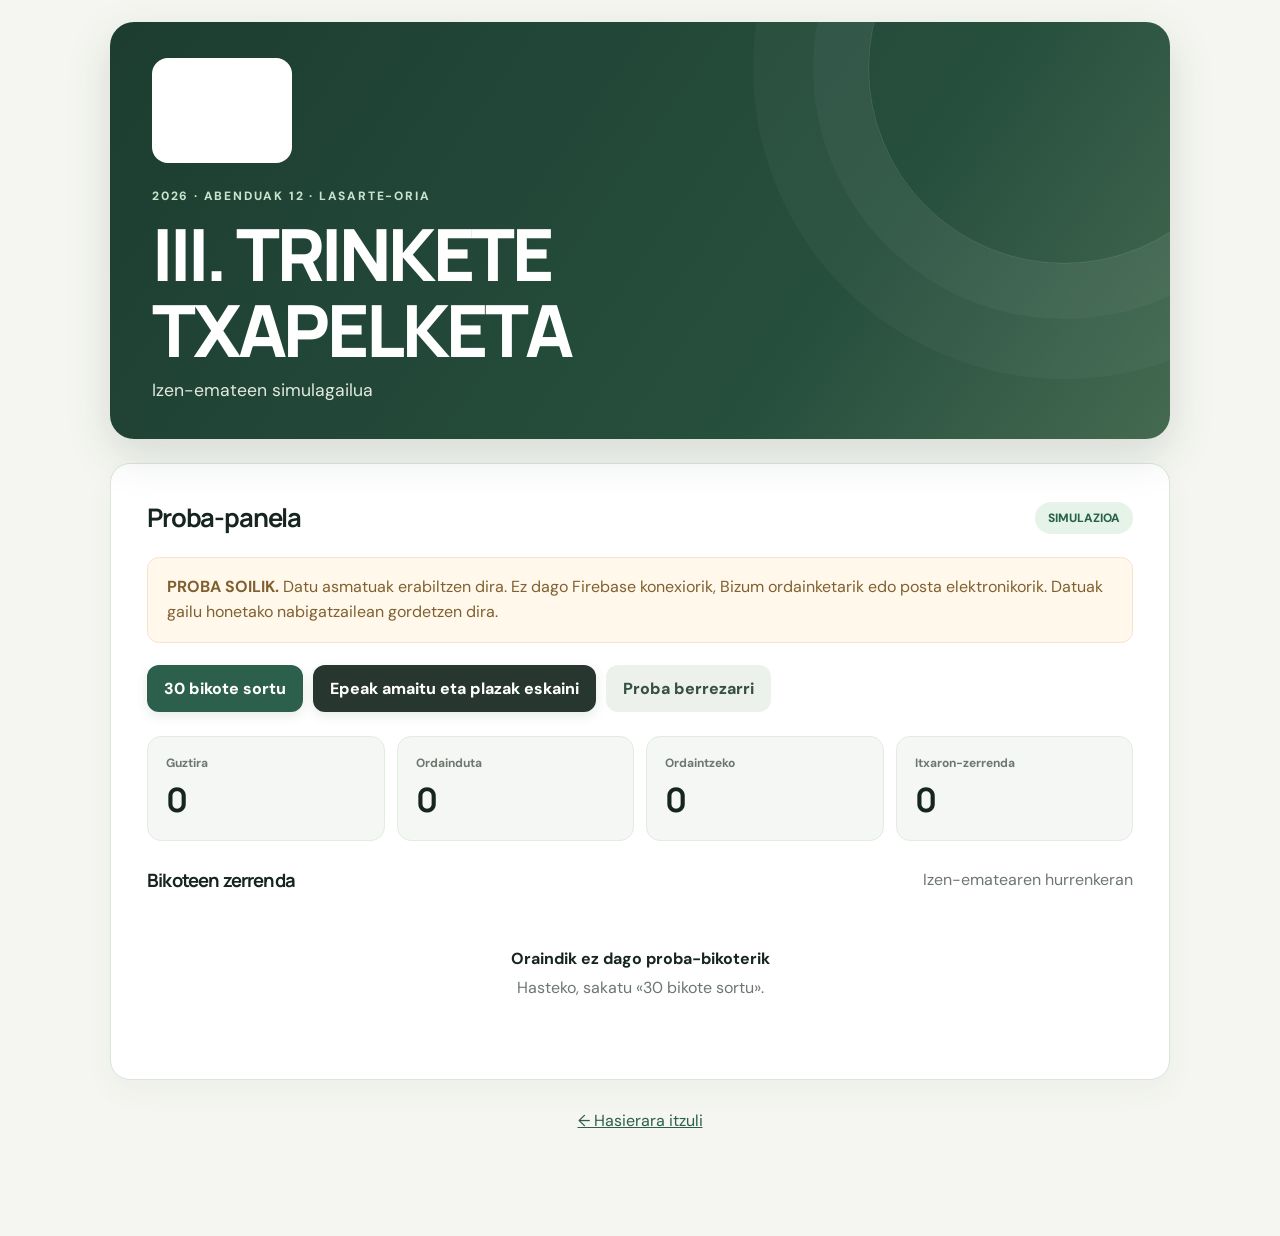
<file: proba.html>
<!doctype html><html lang="eu"><head><meta charset="utf-8"><meta name="viewport" content="width=device-width, initial-scale=1"><meta name="theme-color" content="#f7f6f2"><title>Proba · III. Trinkete Txapelketa</title><style>
@import url('https://fonts.googleapis.com/css2?family=DM+Sans:wght@400;500;600;700;800&family=Manrope:wght@500;600;700;800&display=swap');
:root{--ink:#172521;--muted:#6d7770;--accent:#2c604c;--line:#dce4dc;--paper:#f5f6f1;--white:#fff;font-family:'DM Sans',system-ui,sans-serif;color:var(--ink);background:var(--paper)}*{box-sizing:border-box}body{margin:0}button,input{font:inherit}a{color:var(--accent)}.wrap{max-width:1100px;margin:auto;padding:0 20px 75px}header{position:relative;margin:22px 0 24px;background:linear-gradient(125deg,#1c3d30,#274f3e 68%,#456a51);border-radius:24px;padding:36px 42px 38px;color:white;overflow:hidden;box-shadow:0 16px 45px #23402d26}header:after{content:'';position:absolute;width:390px;height:390px;border:1px solid #ffffff22;border-radius:50%;right:-90px;top:-150px;box-shadow:0 0 0 55px #ffffff09,0 0 0 115px #ffffff08;pointer-events:none}.logo{position:relative;z-index:1;display:block;width:140px;height:105px;object-fit:contain;background:white;border-radius:16px;padding:12px;margin-bottom:25px}.eyebrow,.kicker{font-size:.75rem;letter-spacing:.15em;text-transform:uppercase;font-weight:800;color:#c8e3cc}h1,h2,h3{font-family:Manrope,system-ui,sans-serif;letter-spacing:-.045em}h1{font-size:clamp(2.4rem,6vw,4.5rem);line-height:1.05;margin:12px 0;font-weight:800}h2{font-size:1.6rem;margin:0 0 16px}.lead{color:#e1e9e1;font-size:1.1rem;margin:12px 0 0}.panel{background:white;border:1px solid var(--line);border-radius:20px;padding:clamp(20px,4vw,36px);margin:20px 0;box-shadow:0 12px 30px #24432e0b}.demo-top{display:flex;align-items:center;justify-content:space-between;gap:12px;flex-wrap:wrap}.demo-top h2{margin:0}.demo-tag{background:#e5f3e9;color:#286247;border-radius:30px;padding:8px 13px;font-size:.75rem;font-weight:800}.note,.notice,.warning,.success{background:#f2f7f1;color:#335e43;border-radius:12px;padding:17px 19px;line-height:1.55;margin:22px 0;border:1px solid #deeadf}.note,.warning{background:#fff8eb;color:#806030;border-color:#f1e5cd}.actions,.toolbar{display:flex;gap:10px;flex-wrap:wrap}button{background:var(--accent);color:white;border:0;border-radius:12px;padding:13px 17px;font-weight:800;cursor:pointer;box-shadow:0 4px 12px #1b51321c}button:hover{background:#214c39}.actions button:nth-child(2){background:#27372f}.actions button:nth-child(3){background:#edf1ec;color:#375044;box-shadow:none}.demo-summary{display:grid;grid-template-columns:repeat(4,1fr);gap:12px;margin:24px 0}.demo-stat{background:#f4f7f3;border:1px solid #e3ebe3;border-radius:14px;padding:18px}.demo-stat span{display:block;font-size:.75rem;color:var(--muted);font-weight:700}.demo-stat strong{display:block;font-size:2.1rem;font-family:Manrope,sans-serif;margin-top:5px}.demo-head{display:flex;align-items:center;justify-content:space-between;gap:8px;margin:26px 0 10px}.demo-head h3{font-size:1.15rem;margin:0}.muted,small{color:var(--muted)}.demo-entry{display:grid;grid-template-columns:60px minmax(0,1fr) auto auto;align-items:center;gap:12px;background:#fff;border:1px solid #e6ece5;border-radius:12px;padding:12px 14px;margin:8px 0}.demo-num{color:#71907a;font-size:.8rem;font-weight:800}.demo-name{font-weight:800}.demo-pill{border-radius:30px;padding:7px 11px;background:#f0f2ef;color:#566159;font-size:.75rem;white-space:nowrap}.demo-pill.paid{background:#e5f5e7;color:#2b6a3d}.demo-pill.pending,.demo-pill.offered{background:#fff2d9;color:#8b5b13}.demo-pill.expired{background:#fae9e9;color:#9d4444}.demo-entry button{padding:9px 12px;font-size:.75rem;border-radius:8px}.demo-empty{text-align:center;padding:45px 10px;color:var(--muted)}.demo-empty strong{display:block;color:var(--ink);margin-bottom:8px}.stats{display:grid;grid-template-columns:repeat(3,1fr);gap:12px}.stats div{padding:18px;background:#f3f7f2;border-radius:12px}.stats span{display:block;color:var(--muted);font-size:.8rem}.stats strong{display:block;margin-top:6px;font-size:1.1rem}form{margin-top:24px}label{display:block;font-weight:700;font-size:.9rem;margin:17px 0}input:not([type=checkbox]){display:block;width:100%;margin-top:8px;padding:14px;border:1px solid #d8e1d7;border-radius:10px;background:#fafcf9}label.check{display:flex;align-items:start;gap:9px;font-weight:400}.feedback{min-height:25px}footer{text-align:center;margin:30px 0}.admin-grid{display:grid;grid-template-columns:repeat(3,1fr);gap:12px}.admin-grid>div{background:#f4f7f3;border-radius:12px;padding:17px}.admin-grid strong{display:block;font-size:1.8rem}.entry{padding:14px;border-bottom:1px solid var(--line)}.entry small{display:block;margin:5px 0}@media(max-width:700px){.wrap{padding:0 12px 45px}header{margin:10px 0 15px;padding:26px 23px;border-radius:18px}.logo{width:260px;height:auto;margin-bottom:22px}h1{font-size:2.45rem}.panel{padding:20px 15px}.demo-summary{grid-template-columns:repeat(2,1fr);gap:8px}.demo-stat{padding:14px}.demo-entry{grid-template-columns:38px minmax(0,1fr);gap:7px}.demo-pill{grid-column:2;justify-self:start}.demo-entry button{grid-column:2;justify-self:start}.stats{grid-template-columns:1fr}.admin-grid{grid-template-columns:1fr 1fr}.demo-head .muted{display:none}}
</style></head><body><main class="wrap"><header><img class="logo" src="[data-uri]" alt="Trinkete Txapelketaren jatorrizko logotipoa"><p class="eyebrow">2026 · ABENDUAK 12 · LASARTE-ORIA</p><h1>III. TRINKETE<br>TXAPELKETA</h1><p class="lead">Izen-emateen simulagailua</p></header><section class="panel"><div class="demo-top"><h2>Proba-panela</h2><span class="demo-tag">SIMULAZIOA</span></div><p class="note"><strong>PROBA SOILIK.</strong> Datu asmatuak erabiltzen dira. Ez dago Firebase konexiorik, Bizum ordainketarik edo posta elektronikorik. Datuak gailu honetako nabigatzailean gordetzen dira.</p><div class="actions"><button id="fill">30 bikote sortu</button><button id="promote">Epeak amaitu eta plazak eskaini</button><button id="reset">Proba berrezarri</button></div><div id="summary" class="demo-summary" role="status"></div><div class="demo-head"><h3>Bikoteen zerrenda</h3><span class="muted">Izen-ematearen hurrenkeran</span></div><div id="entries"></div></section><footer><a href="index.html">← Hasierara itzuli</a></footer></main><script>
const key='trinkete-proba-v1';let pairs=JSON.parse(localStorage.getItem(key)||'[]');const save=()=>localStorage.setItem(key,JSON.stringify(pairs));const txt={pending:'Ordaintzeko zain (azaroak 30)',paid:'Ordainduta',wait:'Itxaron-zerrendan',offered:'Plaza eskainita (48 ordu)',expired:'Epea amaituta'};function render(){let root=document.querySelector('#entries');root.replaceChildren();if(!pairs.length){root.innerHTML='<div class="demo-empty"><strong>Oraindik ez dago proba-bikoterik</strong>Hasteko, sakatu «30 bikote sortu».</div>';} document.querySelector('#summary').innerHTML=[['Guztira',pairs.length],['Ordainduta',pairs.filter(x=>x.status==='paid').length],['Ordaintzeko',pairs.filter(x=>['pending','offered'].includes(x.status)).length],['Itxaron-zerrenda',pairs.filter(x=>x.status==='wait').length]].map(([label,n])=>`<div class="demo-stat"><span>${label}</span><strong>${n}</strong></div>`).join('');pairs.forEach(p=>{let d=document.createElement('div');d.className='demo-entry';let label=document.createElement('strong');label.className='demo-name';label.textContent=p.name;let num=document.createElement('span');num.className='demo-num';num.textContent='#'+String(p.n).padStart(3,'0');let state=document.createElement('small');state.className='demo-pill '+p.status;state.textContent=txt[p.status];d.append(num,label,state);if(['pending','offered'].includes(p.status)){let b=document.createElement('button');b.textContent='Ordainketa baieztatu';b.onclick=()=>{p.status='paid';save();render()};d.append(b)}root.append(d)})}document.querySelector('#fill').onclick=()=>{pairs=Array.from({length:30},(_,i)=>({n:i+1,name:`Proba bikotea ${i+1}`,status:i<24?'pending':'wait'}));save();render()};document.querySelector('#reset').onclick=()=>{pairs=[];save();render()};document.querySelector('#promote').onclick=()=>{pairs.forEach(p=>{if(['pending','offered'].includes(p.status))p.status='expired'});let slots=24-pairs.filter(p=>p.status==='paid').length;for(const p of pairs){if(slots<=0)break;if(p.status==='wait'){p.status='offered';slots--}}save();render()};render();
</script></body></html>
</file>
